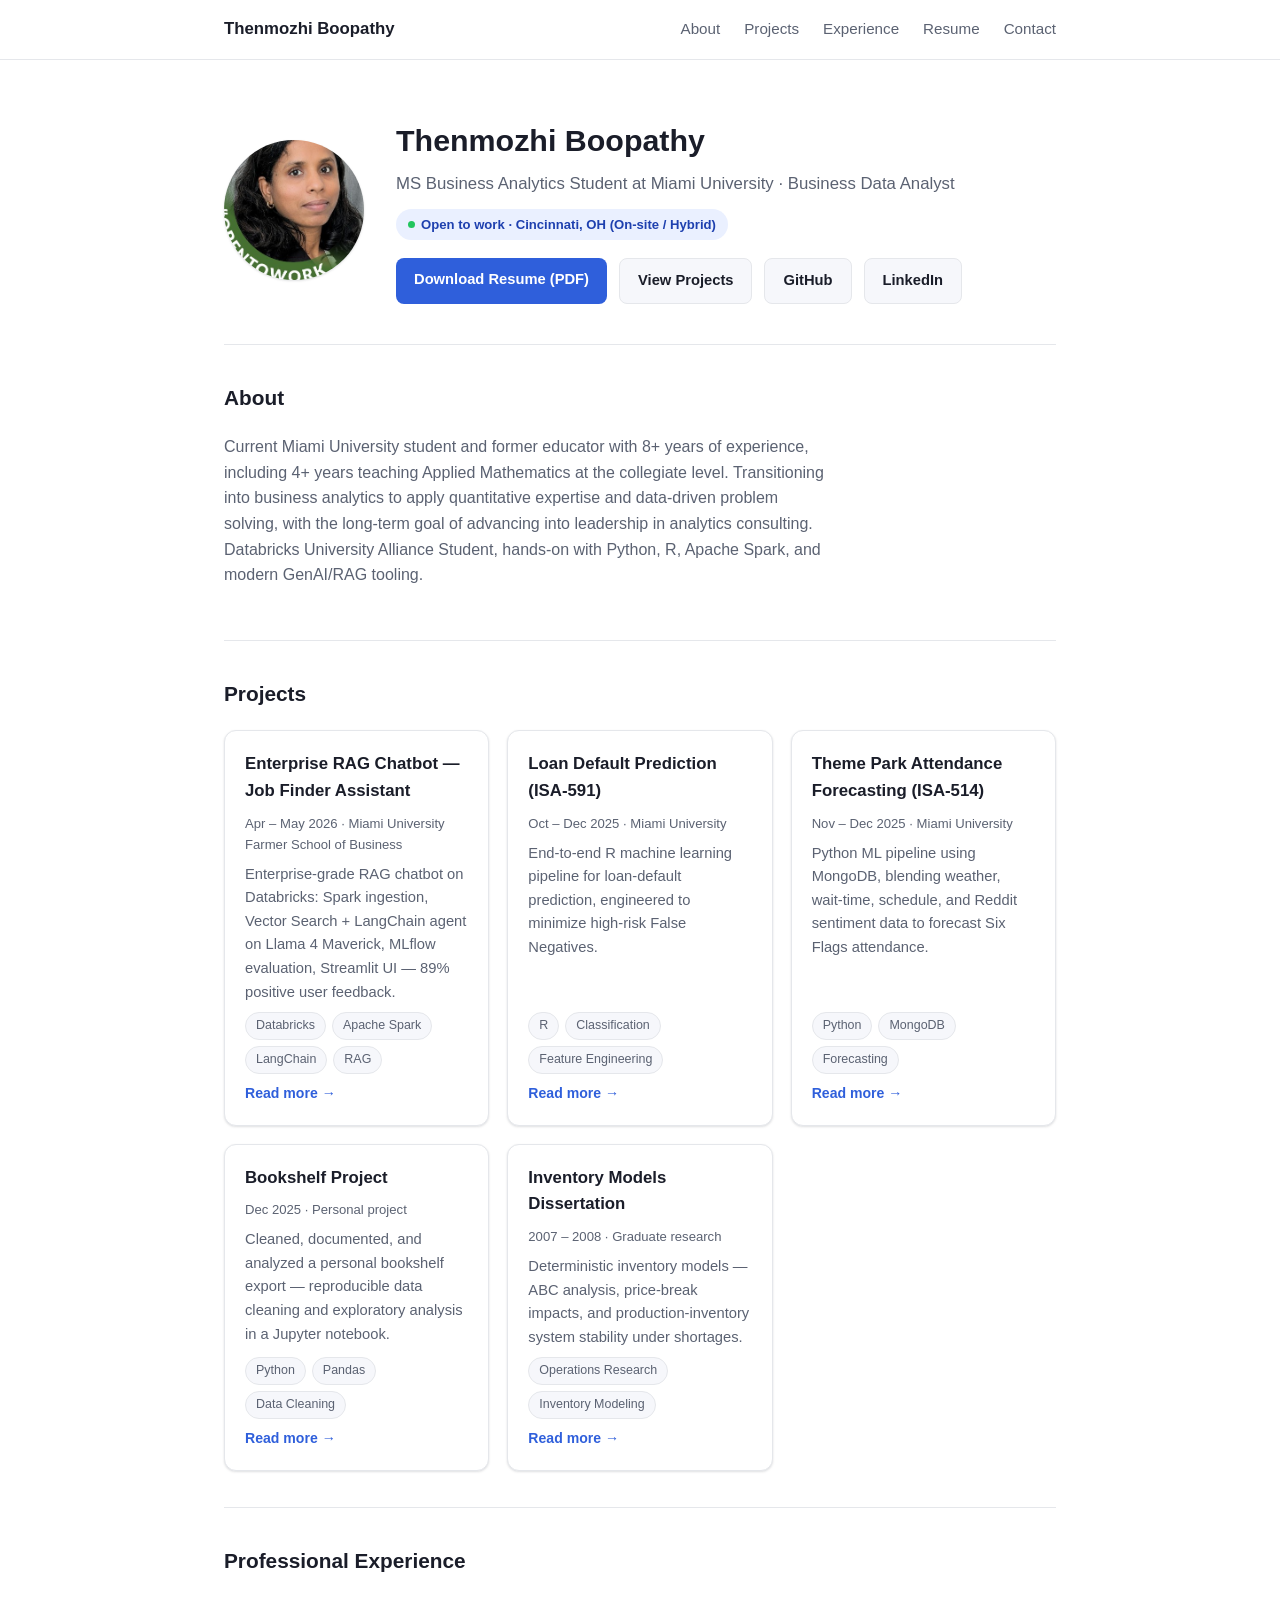
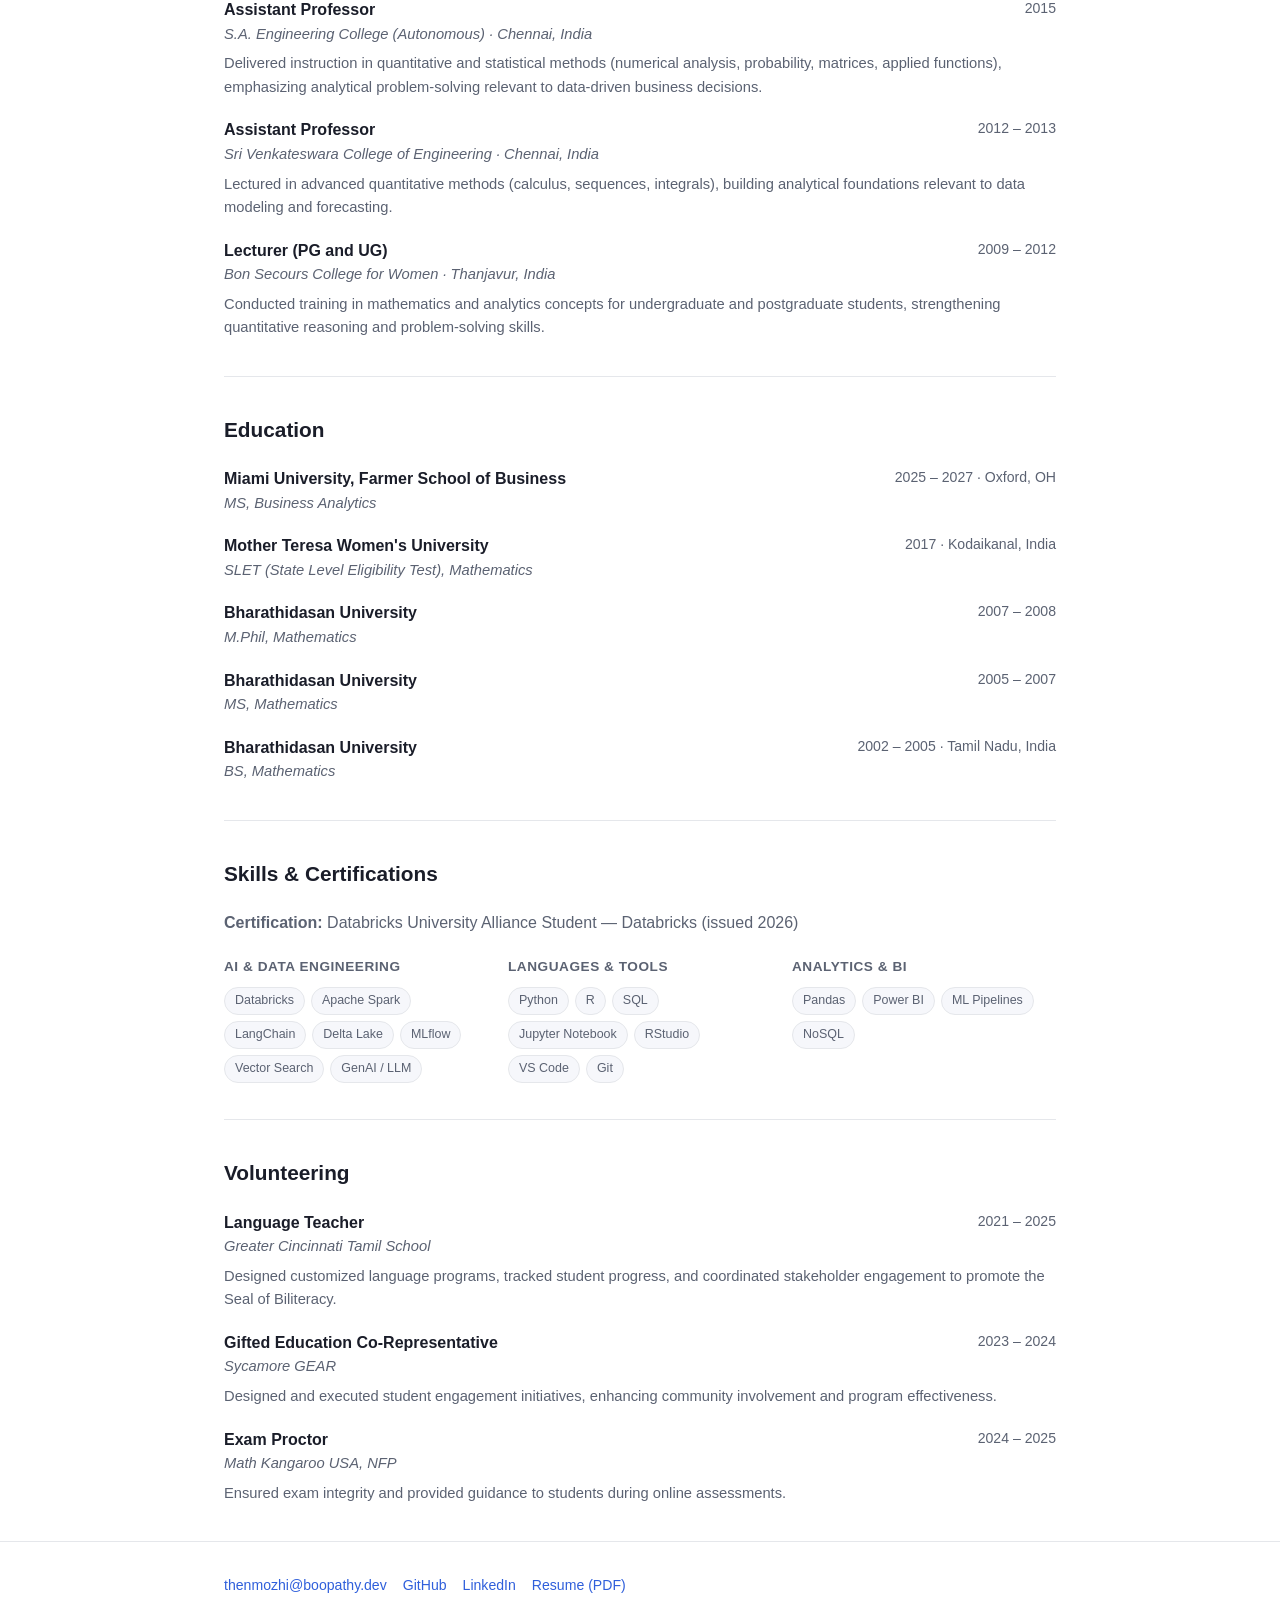
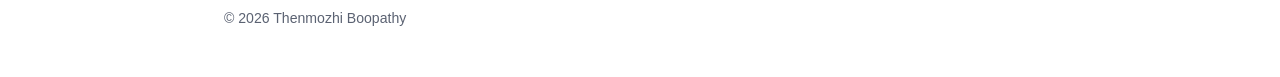
<file: index.html>
<!doctype html>
<html lang="en">
<head>
<meta charset="utf-8">
<meta name="viewport" content="width=device-width, initial-scale=1">
<title>Thenmozhi Boopathy — Business Data Analyst</title>
<meta name="description" content="Portfolio of Thenmozhi Boopathy — MS Business Analytics student at Miami University, former educator, business data analyst.">
<link rel="stylesheet" href="styles.css">
</head>
<body>

<header class="site-header">
  <div class="nav-row">
    <div class="nav-name">Thenmozhi Boopathy</div>
    <nav class="site-nav">
      <a href="#about">About</a>
      <a href="#projects">Projects</a>
      <a href="#experience">Experience</a>
      <a href="assets/Thenmozhi_Boopathy_Resume.pdf">Resume</a>
      <a href="#contact">Contact</a>
    </nav>
  </div>
</header>

<main class="wrap">

  <section class="hero">
    <div class="hero-inner">
      <img class="hero-photo" src="assets/thenmozhi-photo.png" alt="Thenmozhi Boopathy">
      <div class="hero-text">
        <h1>Thenmozhi Boopathy</h1>
        <p class="hero-headline">MS Business Analytics Student at Miami University &middot; Business Data Analyst</p>
        <span class="badge">Open to work &middot; Cincinnati, OH (On-site / Hybrid)</span>
        <div class="hero-actions">
          <a class="btn btn-primary" href="assets/Thenmozhi_Boopathy_Resume.pdf">Download Resume (PDF)</a>
          <a class="btn btn-secondary" href="#projects">View Projects</a>
          <a class="btn btn-secondary" href="https://github.com/boopatt">GitHub</a>
          <a class="btn btn-secondary" href="https://www.linkedin.com/in/boopatt/">LinkedIn</a>
        </div>
      </div>
    </div>
  </section>

  <section id="about">
    <h2 class="section-title">About</h2>
    <p class="about-text">
      Current Miami University student and former educator with 8+ years of experience, including 4+ years teaching
      Applied Mathematics at the collegiate level. Transitioning into business analytics to apply quantitative
      expertise and data-driven problem solving, with the long-term goal of advancing into leadership in analytics
      consulting. Databricks University Alliance Student, hands-on with Python, R, Apache Spark, and modern
      GenAI/RAG tooling.
    </p>
  </section>

  <section id="projects">
    <h2 class="section-title">Projects</h2>
    <div class="project-grid">

      <div class="card">
        <h3>Enterprise RAG Chatbot — Job Finder Assistant</h3>
        <div class="card-meta">Apr &ndash; May 2026 &middot; Miami University Farmer School of Business</div>
        <p>Enterprise-grade RAG chatbot on Databricks: Spark ingestion, Vector Search + LangChain agent on Llama 4
          Maverick, MLflow evaluation, Streamlit UI — 89% positive user feedback.</p>
        <div class="tags">
          <span class="tag">Databricks</span><span class="tag">Apache Spark</span><span class="tag">LangChain</span><span class="tag">RAG</span>
        </div>
        <a class="card-link" href="projects/rag-chatbot.html">Read more &rarr;</a>
      </div>

      <div class="card">
        <h3>Loan Default Prediction (ISA-591)</h3>
        <div class="card-meta">Oct &ndash; Dec 2025 &middot; Miami University</div>
        <p>End-to-end R machine learning pipeline for loan-default prediction, engineered to minimize high-risk
          False Negatives.</p>
        <div class="tags">
          <span class="tag">R</span><span class="tag">Classification</span><span class="tag">Feature Engineering</span>
        </div>
        <a class="card-link" href="projects/loan-default.html">Read more &rarr;</a>
      </div>

      <div class="card">
        <h3>Theme Park Attendance Forecasting (ISA-514)</h3>
        <div class="card-meta">Nov &ndash; Dec 2025 &middot; Miami University</div>
        <p>Python ML pipeline using MongoDB, blending weather, wait-time, schedule, and Reddit sentiment data to
          forecast Six Flags attendance.</p>
        <div class="tags">
          <span class="tag">Python</span><span class="tag">MongoDB</span><span class="tag">Forecasting</span>
        </div>
        <a class="card-link" href="projects/theme-park-forecasting.html">Read more &rarr;</a>
      </div>

      <div class="card">
        <h3>Bookshelf Project</h3>
        <div class="card-meta">Dec 2025 &middot; Personal project</div>
        <p>Cleaned, documented, and analyzed a personal bookshelf export — reproducible data cleaning and
          exploratory analysis in a Jupyter notebook.</p>
        <div class="tags">
          <span class="tag">Python</span><span class="tag">Pandas</span><span class="tag">Data Cleaning</span>
        </div>
        <a class="card-link" href="projects/bookshelf-project.html">Read more &rarr;</a>
      </div>

      <div class="card">
        <h3>Inventory Models Dissertation</h3>
        <div class="card-meta">2007 &ndash; 2008 &middot; Graduate research</div>
        <p>Deterministic inventory models — ABC analysis, price-break impacts, and production-inventory system
          stability under shortages.</p>
        <div class="tags">
          <span class="tag">Operations Research</span><span class="tag">Inventory Modeling</span>
        </div>
        <a class="card-link" href="projects/inventory-models.html">Read more &rarr;</a>
      </div>

    </div>
  </section>

  <section id="experience">
    <h2 class="section-title">Professional Experience</h2>

    <div class="entry">
      <div class="entry-row">
        <div>
          <div class="entry-title">Assistant Professor</div>
          <div class="entry-sub">S.A. Engineering College (Autonomous) &middot; Chennai, India</div>
        </div>
        <div class="entry-meta">2015</div>
      </div>
      <p>Delivered instruction in quantitative and statistical methods (numerical analysis, probability, matrices,
        applied functions), emphasizing analytical problem-solving relevant to data-driven business decisions.</p>
    </div>

    <div class="entry">
      <div class="entry-row">
        <div>
          <div class="entry-title">Assistant Professor</div>
          <div class="entry-sub">Sri Venkateswara College of Engineering &middot; Chennai, India</div>
        </div>
        <div class="entry-meta">2012 &ndash; 2013</div>
      </div>
      <p>Lectured in advanced quantitative methods (calculus, sequences, integrals), building analytical foundations
        relevant to data modeling and forecasting.</p>
    </div>

    <div class="entry">
      <div class="entry-row">
        <div>
          <div class="entry-title">Lecturer (PG and UG)</div>
          <div class="entry-sub">Bon Secours College for Women &middot; Thanjavur, India</div>
        </div>
        <div class="entry-meta">2009 &ndash; 2012</div>
      </div>
      <p>Conducted training in mathematics and analytics concepts for undergraduate and postgraduate students,
        strengthening quantitative reasoning and problem-solving skills.</p>
    </div>
  </section>

  <section id="education">
    <h2 class="section-title">Education</h2>

    <div class="entry">
      <div class="entry-row">
        <div>
          <div class="entry-title">Miami University, Farmer School of Business</div>
          <div class="entry-sub">MS, Business Analytics</div>
        </div>
        <div class="entry-meta">2025 &ndash; 2027 &middot; Oxford, OH</div>
      </div>
    </div>

    <div class="entry">
      <div class="entry-row">
        <div>
          <div class="entry-title">Mother Teresa Women's University</div>
          <div class="entry-sub">SLET (State Level Eligibility Test), Mathematics</div>
        </div>
        <div class="entry-meta">2017 &middot; Kodaikanal, India</div>
      </div>
    </div>

    <div class="entry">
      <div class="entry-row">
        <div>
          <div class="entry-title">Bharathidasan University</div>
          <div class="entry-sub">M.Phil, Mathematics</div>
        </div>
        <div class="entry-meta">2007 &ndash; 2008</div>
      </div>
    </div>

    <div class="entry">
      <div class="entry-row">
        <div>
          <div class="entry-title">Bharathidasan University</div>
          <div class="entry-sub">MS, Mathematics</div>
        </div>
        <div class="entry-meta">2005 &ndash; 2007</div>
      </div>
    </div>

    <div class="entry">
      <div class="entry-row">
        <div>
          <div class="entry-title">Bharathidasan University</div>
          <div class="entry-sub">BS, Mathematics</div>
        </div>
        <div class="entry-meta">2002 &ndash; 2005 &middot; Tamil Nadu, India</div>
      </div>
    </div>
  </section>

  <section id="skills">
    <h2 class="section-title">Skills &amp; Certifications</h2>
    <p class="about-text" style="margin-bottom: 20px;">
      <strong>Certification:</strong> Databricks University Alliance Student &mdash; Databricks (issued 2026)
    </p>
    <div class="skill-groups">
      <div class="skill-group">
        <h3>AI &amp; Data Engineering</h3>
        <div class="tags">
          <span class="tag">Databricks</span><span class="tag">Apache Spark</span><span class="tag">LangChain</span>
          <span class="tag">Delta Lake</span><span class="tag">MLflow</span><span class="tag">Vector Search</span>
          <span class="tag">GenAI / LLM</span>
        </div>
      </div>
      <div class="skill-group">
        <h3>Languages &amp; Tools</h3>
        <div class="tags">
          <span class="tag">Python</span><span class="tag">R</span><span class="tag">SQL</span>
          <span class="tag">Jupyter Notebook</span><span class="tag">RStudio</span><span class="tag">VS Code</span>
          <span class="tag">Git</span>
        </div>
      </div>
      <div class="skill-group">
        <h3>Analytics &amp; BI</h3>
        <div class="tags">
          <span class="tag">Pandas</span><span class="tag">Power BI</span><span class="tag">ML Pipelines</span>
          <span class="tag">NoSQL</span>
        </div>
      </div>
    </div>
  </section>

  <section id="volunteering">
    <h2 class="section-title">Volunteering</h2>

    <div class="entry">
      <div class="entry-row">
        <div>
          <div class="entry-title">Language Teacher</div>
          <div class="entry-sub">Greater Cincinnati Tamil School</div>
        </div>
        <div class="entry-meta">2021 &ndash; 2025</div>
      </div>
      <p>Designed customized language programs, tracked student progress, and coordinated stakeholder engagement to
        promote the Seal of Biliteracy.</p>
    </div>

    <div class="entry">
      <div class="entry-row">
        <div>
          <div class="entry-title">Gifted Education Co-Representative</div>
          <div class="entry-sub">Sycamore GEAR</div>
        </div>
        <div class="entry-meta">2023 &ndash; 2024</div>
      </div>
      <p>Designed and executed student engagement initiatives, enhancing community involvement and program
        effectiveness.</p>
    </div>

    <div class="entry">
      <div class="entry-row">
        <div>
          <div class="entry-title">Exam Proctor</div>
          <div class="entry-sub">Math Kangaroo USA, NFP</div>
        </div>
        <div class="entry-meta">2024 &ndash; 2025</div>
      </div>
      <p>Ensured exam integrity and provided guidance to students during online assessments.</p>
    </div>
  </section>

</main>

<footer class="site-footer">
  <div class="wrap">
    <div class="footer-links">
      <a href="mailto:thenmozhi@boopathy.dev">thenmozhi@boopathy.dev</a>
      <a href="https://github.com/boopatt">GitHub</a>
      <a href="https://www.linkedin.com/in/boopatt/">LinkedIn</a>
      <a href="assets/Thenmozhi_Boopathy_Resume.pdf">Resume (PDF)</a>
    </div>
    <div id="contact">&copy; 2026 Thenmozhi Boopathy</div>
  </div>
</footer>

</body>
</html>
</file>
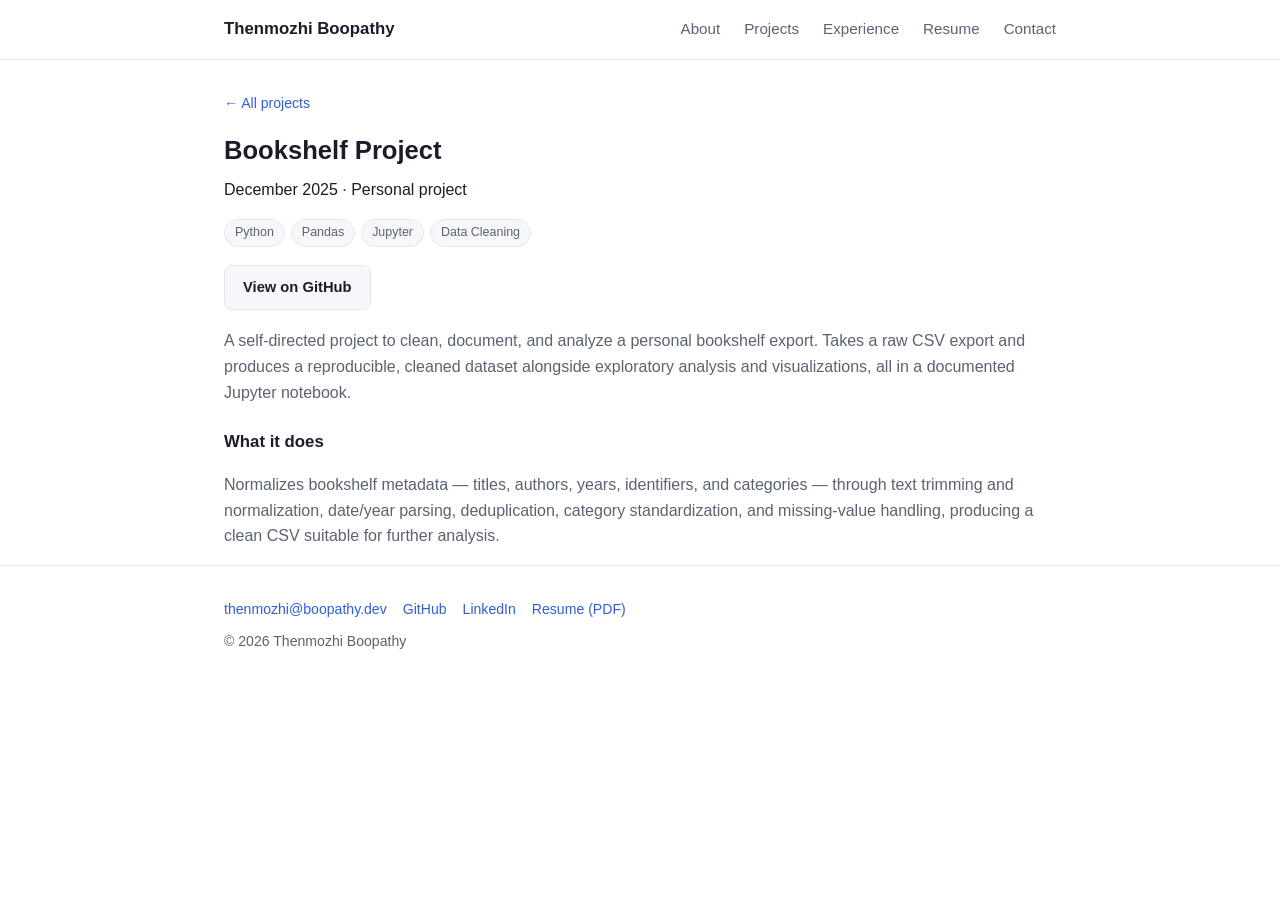
<file: projects/bookshelf-project.html>
<!doctype html>
<html lang="en">
<head>
<meta charset="utf-8">
<meta name="viewport" content="width=device-width, initial-scale=1">
<title>Bookshelf Project | Thenmozhi Boopathy</title>
<link rel="stylesheet" href="../styles.css">
</head>
<body>

<header class="site-header">
  <div class="nav-row">
    <div class="nav-name"><a href="../index.html" style="color:inherit;">Thenmozhi Boopathy</a></div>
    <nav class="site-nav">
      <a href="../index.html#about">About</a>
      <a href="../index.html#projects">Projects</a>
      <a href="../index.html#experience">Experience</a>
      <a href="../assets/Thenmozhi_Boopathy_Resume.pdf">Resume</a>
      <a href="../index.html#contact">Contact</a>
    </nav>
  </div>
</header>

<main class="wrap" style="padding-top:32px;">
  <div class="breadcrumb"><a href="../index.html#projects">&larr; All projects</a></div>

  <div class="project-header">
    <h1>Bookshelf Project</h1>
    <div class="card-meta">December 2025 &middot; Personal project</div>
    <div class="tags">
      <span class="tag">Python</span><span class="tag">Pandas</span><span class="tag">Jupyter</span>
      <span class="tag">Data Cleaning</span>
    </div>
    <div class="project-links">
      <a class="btn btn-secondary" href="https://github.com/boopatt/BookshelfProject">View on GitHub</a>
    </div>
  </div>

  <div class="project-body">
    <p>
      A self-directed project to clean, document, and analyze a personal bookshelf export. Takes a raw CSV export
      and produces a reproducible, cleaned dataset alongside exploratory analysis and visualizations, all in a
      documented Jupyter notebook.
    </p>
    <h2>What it does</h2>
    <p>
      Normalizes bookshelf metadata &mdash; titles, authors, years, identifiers, and categories &mdash; through text
      trimming and normalization, date/year parsing, deduplication, category standardization, and missing-value
      handling, producing a clean CSV suitable for further analysis.
    </p>
  </div>
</main>

<footer class="site-footer">
  <div class="wrap">
    <div class="footer-links">
      <a href="mailto:thenmozhi@boopathy.dev">thenmozhi@boopathy.dev</a>
      <a href="https://github.com/boopatt">GitHub</a>
      <a href="https://www.linkedin.com/in/boopatt/">LinkedIn</a>
      <a href="../assets/Thenmozhi_Boopathy_Resume.pdf">Resume (PDF)</a>
    </div>
    <div>&copy; 2026 Thenmozhi Boopathy</div>
  </div>
</footer>

</body>
</html>
</file>
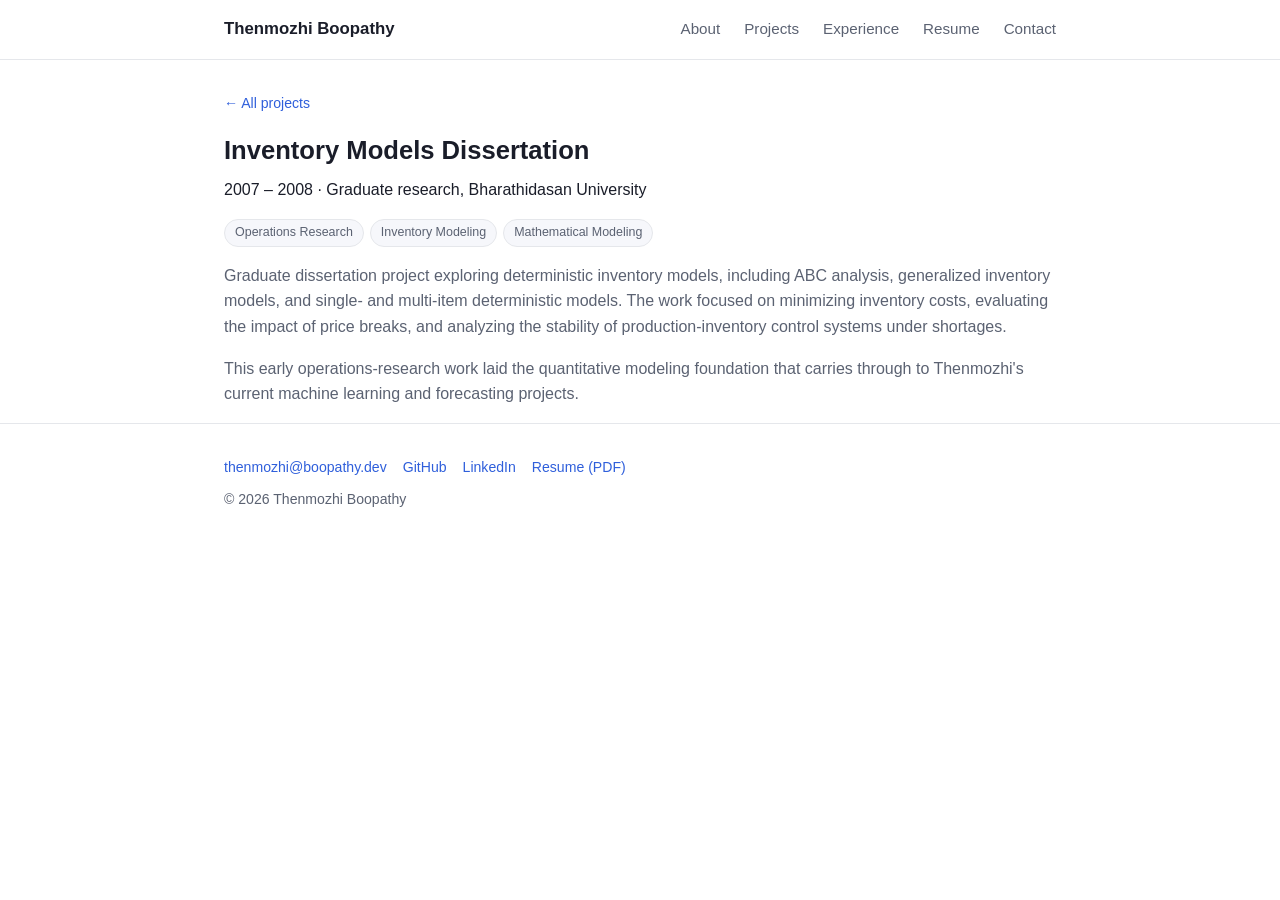
<file: projects/inventory-models.html>
<!doctype html>
<html lang="en">
<head>
<meta charset="utf-8">
<meta name="viewport" content="width=device-width, initial-scale=1">
<title>Inventory Models Dissertation | Thenmozhi Boopathy</title>
<link rel="stylesheet" href="../styles.css">
</head>
<body>

<header class="site-header">
  <div class="nav-row">
    <div class="nav-name"><a href="../index.html" style="color:inherit;">Thenmozhi Boopathy</a></div>
    <nav class="site-nav">
      <a href="../index.html#about">About</a>
      <a href="../index.html#projects">Projects</a>
      <a href="../index.html#experience">Experience</a>
      <a href="../assets/Thenmozhi_Boopathy_Resume.pdf">Resume</a>
      <a href="../index.html#contact">Contact</a>
    </nav>
  </div>
</header>

<main class="wrap" style="padding-top:32px;">
  <div class="breadcrumb"><a href="../index.html#projects">&larr; All projects</a></div>

  <div class="project-header">
    <h1>Inventory Models Dissertation</h1>
    <div class="card-meta">2007 &ndash; 2008 &middot; Graduate research, Bharathidasan University</div>
    <div class="tags">
      <span class="tag">Operations Research</span><span class="tag">Inventory Modeling</span>
      <span class="tag">Mathematical Modeling</span>
    </div>
  </div>

  <div class="project-body">
    <p>
      Graduate dissertation project exploring deterministic inventory models, including ABC analysis, generalized
      inventory models, and single- and multi-item deterministic models. The work focused on minimizing inventory
      costs, evaluating the impact of price breaks, and analyzing the stability of production-inventory control
      systems under shortages.
    </p>
    <p>
      This early operations-research work laid the quantitative modeling foundation that carries through to
      Thenmozhi's current machine learning and forecasting projects.
    </p>
  </div>
</main>

<footer class="site-footer">
  <div class="wrap">
    <div class="footer-links">
      <a href="mailto:thenmozhi@boopathy.dev">thenmozhi@boopathy.dev</a>
      <a href="https://github.com/boopatt">GitHub</a>
      <a href="https://www.linkedin.com/in/boopatt/">LinkedIn</a>
      <a href="../assets/Thenmozhi_Boopathy_Resume.pdf">Resume (PDF)</a>
    </div>
    <div>&copy; 2026 Thenmozhi Boopathy</div>
  </div>
</footer>

</body>
</html>
</file>
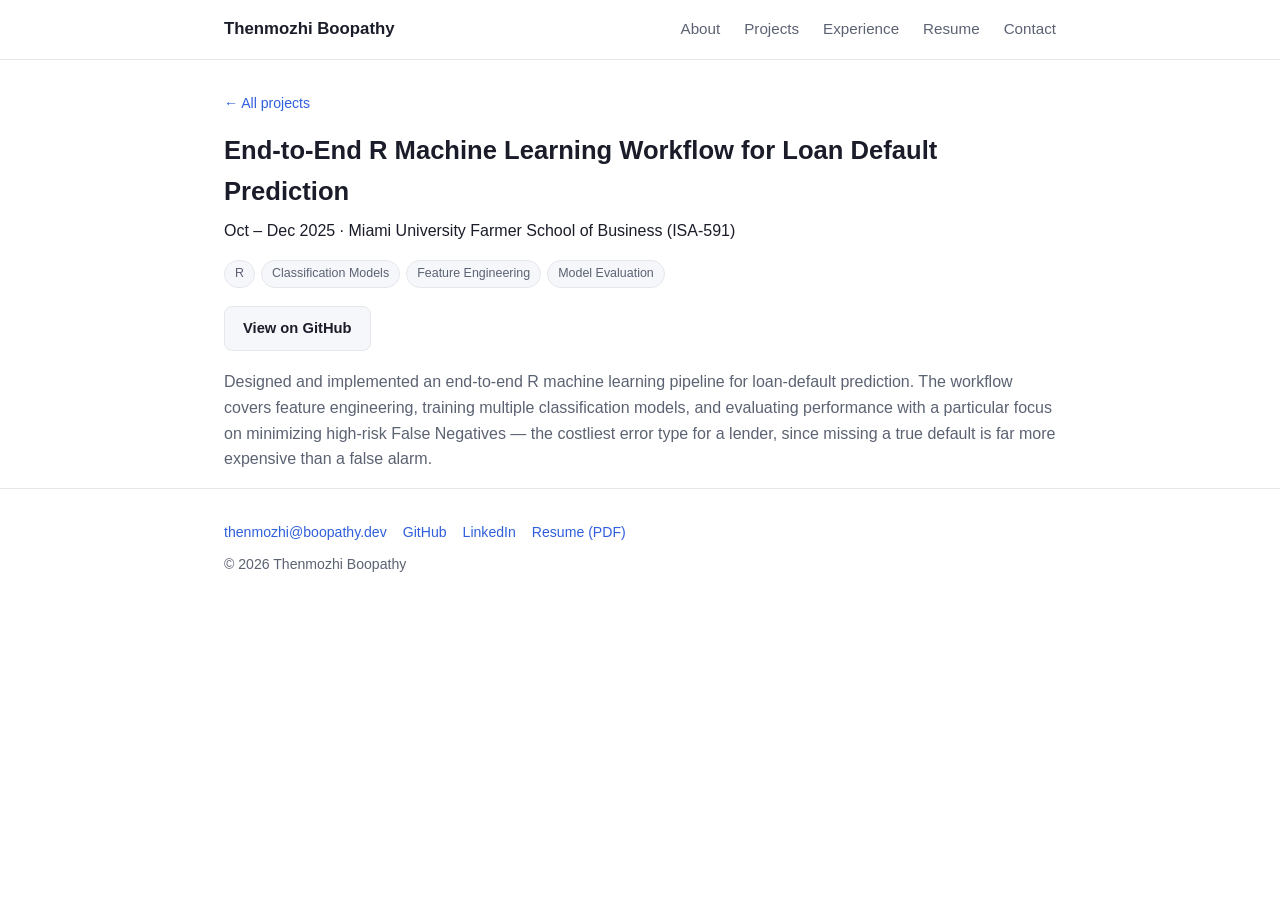
<file: projects/loan-default.html>
<!doctype html>
<html lang="en">
<head>
<meta charset="utf-8">
<meta name="viewport" content="width=device-width, initial-scale=1">
<title>Loan Default Prediction | Thenmozhi Boopathy</title>
<link rel="stylesheet" href="../styles.css">
</head>
<body>

<header class="site-header">
  <div class="nav-row">
    <div class="nav-name"><a href="../index.html" style="color:inherit;">Thenmozhi Boopathy</a></div>
    <nav class="site-nav">
      <a href="../index.html#about">About</a>
      <a href="../index.html#projects">Projects</a>
      <a href="../index.html#experience">Experience</a>
      <a href="../assets/Thenmozhi_Boopathy_Resume.pdf">Resume</a>
      <a href="../index.html#contact">Contact</a>
    </nav>
  </div>
</header>

<main class="wrap" style="padding-top:32px;">
  <div class="breadcrumb"><a href="../index.html#projects">&larr; All projects</a></div>

  <div class="project-header">
    <h1>End-to-End R Machine Learning Workflow for Loan Default Prediction</h1>
    <div class="card-meta">Oct &ndash; Dec 2025 &middot; Miami University Farmer School of Business (ISA-591)</div>
    <div class="tags">
      <span class="tag">R</span><span class="tag">Classification Models</span><span class="tag">Feature Engineering</span>
      <span class="tag">Model Evaluation</span>
    </div>
    <div class="project-links">
      <a class="btn btn-secondary" href="https://github.com/boopatt/ISA_591_Project_Predicting-Loan-Default">View on GitHub</a>
    </div>
  </div>

  <div class="project-body">
    <p>
      Designed and implemented an end-to-end R machine learning pipeline for loan-default prediction. The workflow
      covers feature engineering, training multiple classification models, and evaluating performance with a
      particular focus on minimizing high-risk False Negatives &mdash; the costliest error type for a lender, since
      missing a true default is far more expensive than a false alarm.
    </p>
  </div>
</main>

<footer class="site-footer">
  <div class="wrap">
    <div class="footer-links">
      <a href="mailto:thenmozhi@boopathy.dev">thenmozhi@boopathy.dev</a>
      <a href="https://github.com/boopatt">GitHub</a>
      <a href="https://www.linkedin.com/in/boopatt/">LinkedIn</a>
      <a href="../assets/Thenmozhi_Boopathy_Resume.pdf">Resume (PDF)</a>
    </div>
    <div>&copy; 2026 Thenmozhi Boopathy</div>
  </div>
</footer>

</body>
</html>
</file>
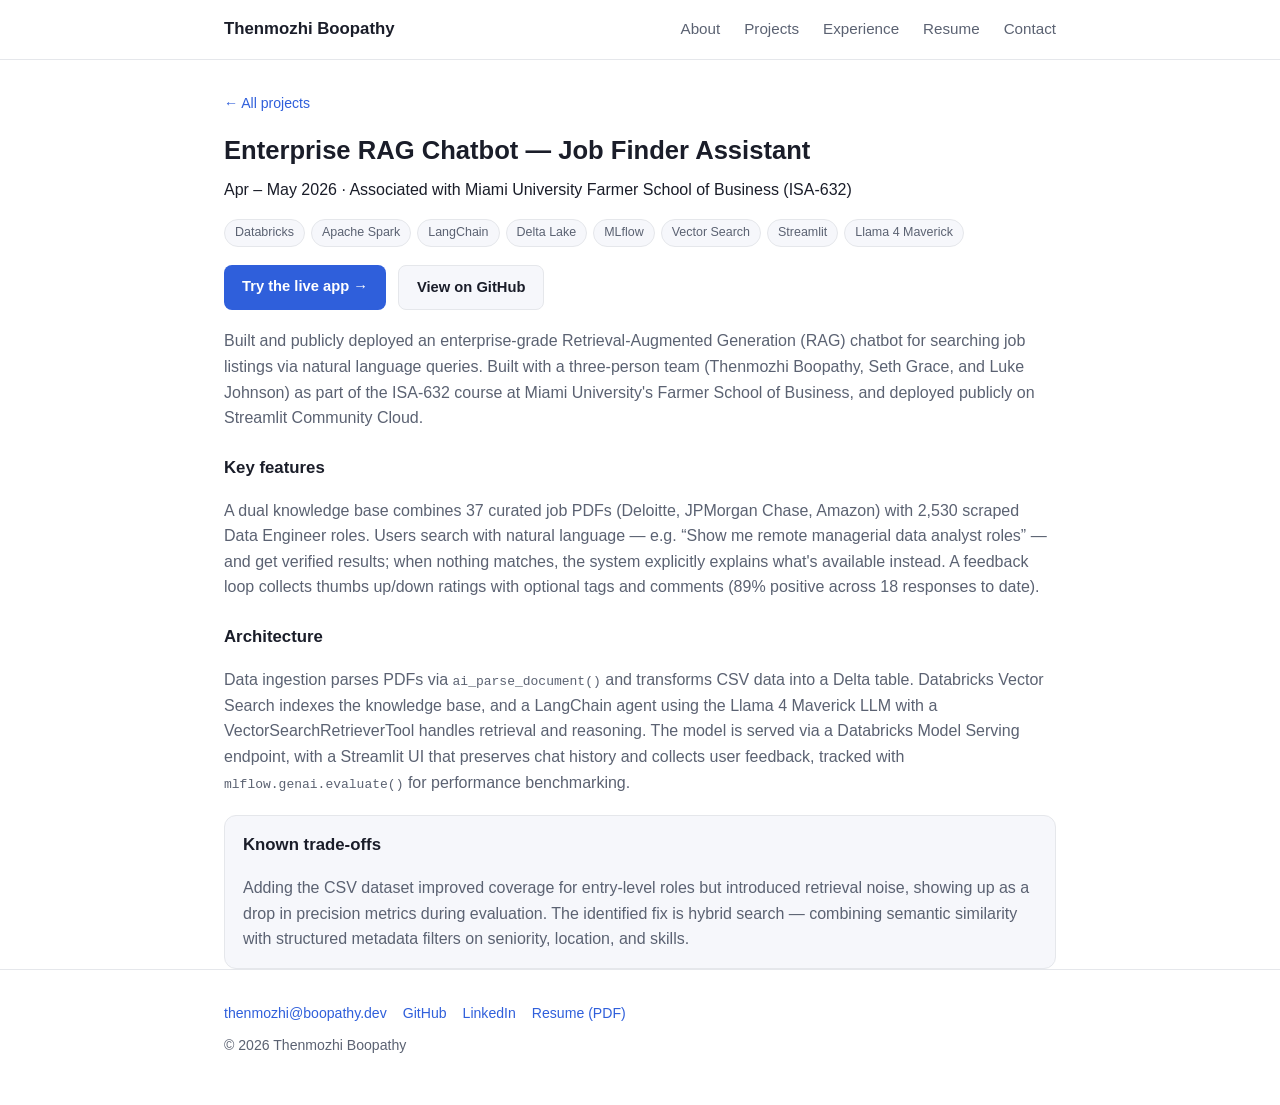
<file: projects/rag-chatbot.html>
<!doctype html>
<html lang="en">
<head>
<meta charset="utf-8">
<meta name="viewport" content="width=device-width, initial-scale=1">
<title>Enterprise RAG Chatbot — Job Finder Assistant | Thenmozhi Boopathy</title>
<link rel="stylesheet" href="../styles.css">
</head>
<body>

<header class="site-header">
  <div class="nav-row">
    <div class="nav-name"><a href="../index.html" style="color:inherit;">Thenmozhi Boopathy</a></div>
    <nav class="site-nav">
      <a href="../index.html#about">About</a>
      <a href="../index.html#projects">Projects</a>
      <a href="../index.html#experience">Experience</a>
      <a href="../assets/Thenmozhi_Boopathy_Resume.pdf">Resume</a>
      <a href="../index.html#contact">Contact</a>
    </nav>
  </div>
</header>

<main class="wrap" style="padding-top:32px;">
  <div class="breadcrumb"><a href="../index.html#projects">&larr; All projects</a></div>

  <div class="project-header">
    <h1>Enterprise RAG Chatbot — Job Finder Assistant</h1>
    <div class="card-meta">Apr &ndash; May 2026 &middot; Associated with Miami University Farmer School of Business (ISA-632)</div>
    <div class="tags">
      <span class="tag">Databricks</span><span class="tag">Apache Spark</span><span class="tag">LangChain</span>
      <span class="tag">Delta Lake</span><span class="tag">MLflow</span><span class="tag">Vector Search</span>
      <span class="tag">Streamlit</span><span class="tag">Llama 4 Maverick</span>
    </div>
    <div class="project-links">
      <a class="btn btn-primary" href="https://analystjobfinder.streamlit.app/">Try the live app &rarr;</a>
      <a class="btn btn-secondary" href="https://github.com/boopatt/analystjobfinder">View on GitHub</a>
    </div>
  </div>

  <div class="project-body">
    <p>
      Built and publicly deployed an enterprise-grade Retrieval-Augmented Generation (RAG) chatbot for searching job
      listings via natural language queries. Built with a three-person team (Thenmozhi Boopathy, Seth Grace, and Luke
      Johnson) as part of the ISA-632 course at Miami University's Farmer School of Business, and deployed publicly
      on Streamlit Community Cloud.
    </p>

    <h2>Key features</h2>
    <p>
      A dual knowledge base combines 37 curated job PDFs (Deloitte, JPMorgan Chase, Amazon) with 2,530 scraped Data
      Engineer roles. Users search with natural language — e.g. &ldquo;Show me remote managerial data analyst
      roles&rdquo; — and get verified results; when nothing matches, the system explicitly explains what's available
      instead. A feedback loop collects thumbs up/down ratings with optional tags and comments (89% positive across
      18 responses to date).
    </p>

    <h2>Architecture</h2>
    <p>
      Data ingestion parses PDFs via <code>ai_parse_document()</code> and transforms CSV data into a Delta table.
      Databricks Vector Search indexes the knowledge base, and a LangChain agent using the Llama 4 Maverick LLM with
      a VectorSearchRetrieverTool handles retrieval and reasoning. The model is served via a Databricks Model Serving
      endpoint, with a Streamlit UI that preserves chat history and collects user feedback, tracked with
      <code>mlflow.genai.evaluate()</code> for performance benchmarking.
    </p>

    <div class="trade-offs">
      <h2>Known trade-offs</h2>
      <p style="margin-bottom:0;">
        Adding the CSV dataset improved coverage for entry-level roles but introduced retrieval noise, showing up as
        a drop in precision metrics during evaluation. The identified fix is hybrid search — combining semantic
        similarity with structured metadata filters on seniority, location, and skills.
      </p>
    </div>
  </div>
</main>

<footer class="site-footer">
  <div class="wrap">
    <div class="footer-links">
      <a href="mailto:thenmozhi@boopathy.dev">thenmozhi@boopathy.dev</a>
      <a href="https://github.com/boopatt">GitHub</a>
      <a href="https://www.linkedin.com/in/boopatt/">LinkedIn</a>
      <a href="../assets/Thenmozhi_Boopathy_Resume.pdf">Resume (PDF)</a>
    </div>
    <div>&copy; 2026 Thenmozhi Boopathy</div>
  </div>
</footer>

</body>
</html>
</file>
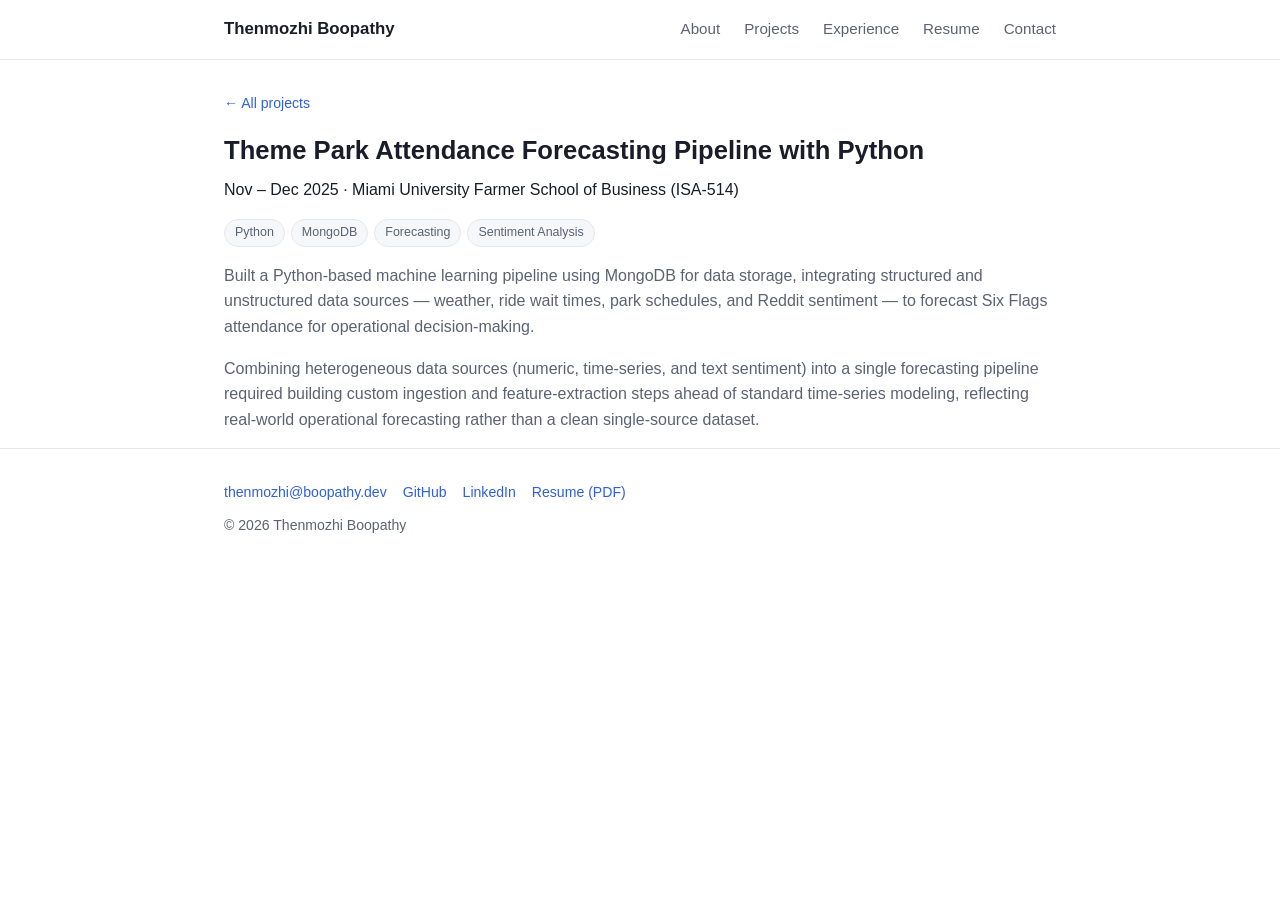
<file: projects/theme-park-forecasting.html>
<!doctype html>
<html lang="en">
<head>
<meta charset="utf-8">
<meta name="viewport" content="width=device-width, initial-scale=1">
<title>Theme Park Attendance Forecasting | Thenmozhi Boopathy</title>
<link rel="stylesheet" href="../styles.css">
</head>
<body>

<header class="site-header">
  <div class="nav-row">
    <div class="nav-name"><a href="../index.html" style="color:inherit;">Thenmozhi Boopathy</a></div>
    <nav class="site-nav">
      <a href="../index.html#about">About</a>
      <a href="../index.html#projects">Projects</a>
      <a href="../index.html#experience">Experience</a>
      <a href="../assets/Thenmozhi_Boopathy_Resume.pdf">Resume</a>
      <a href="../index.html#contact">Contact</a>
    </nav>
  </div>
</header>

<main class="wrap" style="padding-top:32px;">
  <div class="breadcrumb"><a href="../index.html#projects">&larr; All projects</a></div>

  <div class="project-header">
    <h1>Theme Park Attendance Forecasting Pipeline with Python</h1>
    <div class="card-meta">Nov &ndash; Dec 2025 &middot; Miami University Farmer School of Business (ISA-514)</div>
    <div class="tags">
      <span class="tag">Python</span><span class="tag">MongoDB</span><span class="tag">Forecasting</span>
      <span class="tag">Sentiment Analysis</span>
    </div>
  </div>

  <div class="project-body">
    <p>
      Built a Python-based machine learning pipeline using MongoDB for data storage, integrating structured and
      unstructured data sources &mdash; weather, ride wait times, park schedules, and Reddit sentiment &mdash; to
      forecast Six Flags attendance for operational decision-making.
    </p>
    <p>
      Combining heterogeneous data sources (numeric, time-series, and text sentiment) into a single forecasting
      pipeline required building custom ingestion and feature-extraction steps ahead of standard time-series
      modeling, reflecting real-world operational forecasting rather than a clean single-source dataset.
    </p>
  </div>
</main>

<footer class="site-footer">
  <div class="wrap">
    <div class="footer-links">
      <a href="mailto:thenmozhi@boopathy.dev">thenmozhi@boopathy.dev</a>
      <a href="https://github.com/boopatt">GitHub</a>
      <a href="https://www.linkedin.com/in/boopatt/">LinkedIn</a>
      <a href="../assets/Thenmozhi_Boopathy_Resume.pdf">Resume (PDF)</a>
    </div>
    <div>&copy; 2026 Thenmozhi Boopathy</div>
  </div>
</footer>

</body>
</html>
</file>
<file: styles.css>
:root {
  --bg: #ffffff;
  --bg-subtle: #f6f7fb;
  --bg-card: #ffffff;
  --text: #1a1d29;
  --text-muted: #5b6272;
  --accent: #2f5fdb;
  --accent-dark: #1e40af;
  --accent-soft: #eaf0ff;
  --border: #e5e7eb;
  --shadow: 0 1px 2px rgba(16, 24, 40, 0.06), 0 1px 3px rgba(16, 24, 40, 0.08);
  --radius: 12px;
  --max-width: 880px;
}

@media (prefers-color-scheme: dark) {
  :root {
    --bg: #14161f;
    --bg-subtle: #1b1e2a;
    --bg-card: #1b1e2a;
    --text: #eceef3;
    --text-muted: #9aa0b4;
    --accent: #7c9dfc;
    --accent-dark: #a9c0ff;
    --accent-soft: #202847;
    --border: #2b2f40;
    --shadow: 0 1px 2px rgba(0, 0, 0, 0.3), 0 1px 3px rgba(0, 0, 0, 0.35);
  }
}

* { box-sizing: border-box; }

html { scroll-behavior: smooth; }

body {
  margin: 0;
  font-family: -apple-system, BlinkMacSystemFont, "Segoe UI", Roboto, Helvetica, Arial, sans-serif;
  background: var(--bg);
  color: var(--text);
  line-height: 1.6;
}

a { color: var(--accent); text-decoration: none; }
a:hover { text-decoration: underline; }

img { max-width: 100%; display: block; }

.wrap {
  max-width: var(--max-width);
  margin: 0 auto;
  padding: 0 24px;
}

/* Header / nav */
header.site-header {
  border-bottom: 1px solid var(--border);
  position: sticky;
  top: 0;
  background: color-mix(in srgb, var(--bg) 92%, transparent);
  backdrop-filter: blur(8px);
  z-index: 10;
}

.nav-row {
  display: flex;
  align-items: center;
  justify-content: space-between;
  padding: 16px 24px;
  max-width: var(--max-width);
  margin: 0 auto;
}

.nav-name {
  font-weight: 700;
  font-size: 1.05rem;
  color: var(--text);
}

nav.site-nav {
  display: flex;
  gap: 24px;
  font-size: 0.95rem;
}

nav.site-nav a { color: var(--text-muted); font-weight: 500; }
nav.site-nav a:hover { color: var(--accent); text-decoration: none; }

/* Hero */
.hero {
  padding: 56px 0 40px;
}

.hero-inner {
  display: flex;
  gap: 32px;
  align-items: center;
}

.hero-photo {
  width: 140px;
  height: 140px;
  border-radius: 50%;
  object-fit: cover;
  flex-shrink: 0;
  box-shadow: var(--shadow);
}

.hero-text h1 {
  margin: 0 0 6px;
  font-size: 1.9rem;
}

.hero-headline {
  color: var(--text-muted);
  font-size: 1.05rem;
  margin: 0 0 12px;
}

.badge {
  display: inline-flex;
  align-items: center;
  gap: 6px;
  background: var(--accent-soft);
  color: var(--accent-dark);
  font-size: 0.82rem;
  font-weight: 600;
  padding: 5px 12px;
  border-radius: 999px;
}

.badge::before {
  content: "";
  width: 7px;
  height: 7px;
  border-radius: 50%;
  background: #22c55e;
}

.hero-actions {
  margin-top: 18px;
  display: flex;
  gap: 12px;
  flex-wrap: wrap;
}

.btn {
  display: inline-block;
  padding: 10px 18px;
  border-radius: 8px;
  font-weight: 600;
  font-size: 0.92rem;
}

.btn-primary {
  background: var(--accent);
  color: #fff;
}
.btn-primary:hover { background: var(--accent-dark); text-decoration: none; }

.btn-secondary {
  background: var(--bg-subtle);
  color: var(--text);
  border: 1px solid var(--border);
}
.btn-secondary:hover { border-color: var(--accent); text-decoration: none; }

/* Sections */
section { padding: 36px 0; border-top: 1px solid var(--border); }
section:first-of-type { border-top: none; }

h2.section-title {
  font-size: 1.3rem;
  margin: 0 0 20px;
}

.about-text { color: var(--text-muted); max-width: 68ch; }

/* Cards / project grid */
.project-grid {
  display: grid;
  grid-template-columns: repeat(auto-fit, minmax(260px, 1fr));
  gap: 18px;
}

.card {
  background: var(--bg-card);
  border: 1px solid var(--border);
  border-radius: var(--radius);
  padding: 20px;
  box-shadow: var(--shadow);
  display: flex;
  flex-direction: column;
  gap: 8px;
}

.card h3 { margin: 0; font-size: 1.05rem; }
.card .card-meta { color: var(--text-muted); font-size: 0.82rem; }
.card p { margin: 0; color: var(--text-muted); font-size: 0.92rem; flex-grow: 1; }
.card .card-link { font-weight: 600; font-size: 0.88rem; }

/* Tags */
.tags { display: flex; flex-wrap: wrap; gap: 6px; }
.tag {
  background: var(--bg-subtle);
  border: 1px solid var(--border);
  color: var(--text-muted);
  font-size: 0.78rem;
  padding: 3px 10px;
  border-radius: 999px;
}

/* Timeline entries (education / experience / volunteering) */
.entry { margin-bottom: 18px; }
.entry:last-child { margin-bottom: 0; }
.entry-row {
  display: flex;
  justify-content: space-between;
  gap: 12px;
  flex-wrap: wrap;
}
.entry-title { font-weight: 700; }
.entry-sub { font-style: italic; color: var(--text-muted); font-size: 0.92rem; }
.entry-meta { color: var(--text-muted); font-size: 0.88rem; white-space: nowrap; }
.entry p { margin: 6px 0 0; color: var(--text-muted); font-size: 0.92rem; }

/* Skills groups */
.skill-groups { display: grid; grid-template-columns: repeat(auto-fit, minmax(220px, 1fr)); gap: 20px; }
.skill-group h3 { font-size: 0.85rem; text-transform: uppercase; letter-spacing: 0.04em; color: var(--text-muted); margin: 0 0 10px; }

/* Project detail page */
.breadcrumb { font-size: 0.88rem; color: var(--text-muted); margin-bottom: 16px; }
.project-header h1 { margin: 0 0 6px; font-size: 1.6rem; }
.project-header .card-meta { margin-bottom: 16px; }
.project-links { display: flex; gap: 12px; margin: 18px 0; flex-wrap: wrap; }
.project-body p { color: var(--text-muted); }
.project-body h2 { font-size: 1.05rem; margin: 24px 0 8px; }
.trade-offs {
  background: var(--bg-subtle);
  border: 1px solid var(--border);
  border-radius: var(--radius);
  padding: 16px 18px;
  margin-top: 20px;
}
.trade-offs h2 { margin-top: 0; }

/* Footer */
footer.site-footer {
  border-top: 1px solid var(--border);
  padding: 32px 0 48px;
  color: var(--text-muted);
  font-size: 0.88rem;
}
.footer-links { display: flex; gap: 16px; margin-bottom: 10px; flex-wrap: wrap; }

@media (max-width: 640px) {
  .hero-inner { flex-direction: column; text-align: center; }
  .entry-row { flex-direction: column; gap: 2px; }
  .nav-row { flex-direction: column; gap: 10px; align-items: flex-start; }
}
</file>
